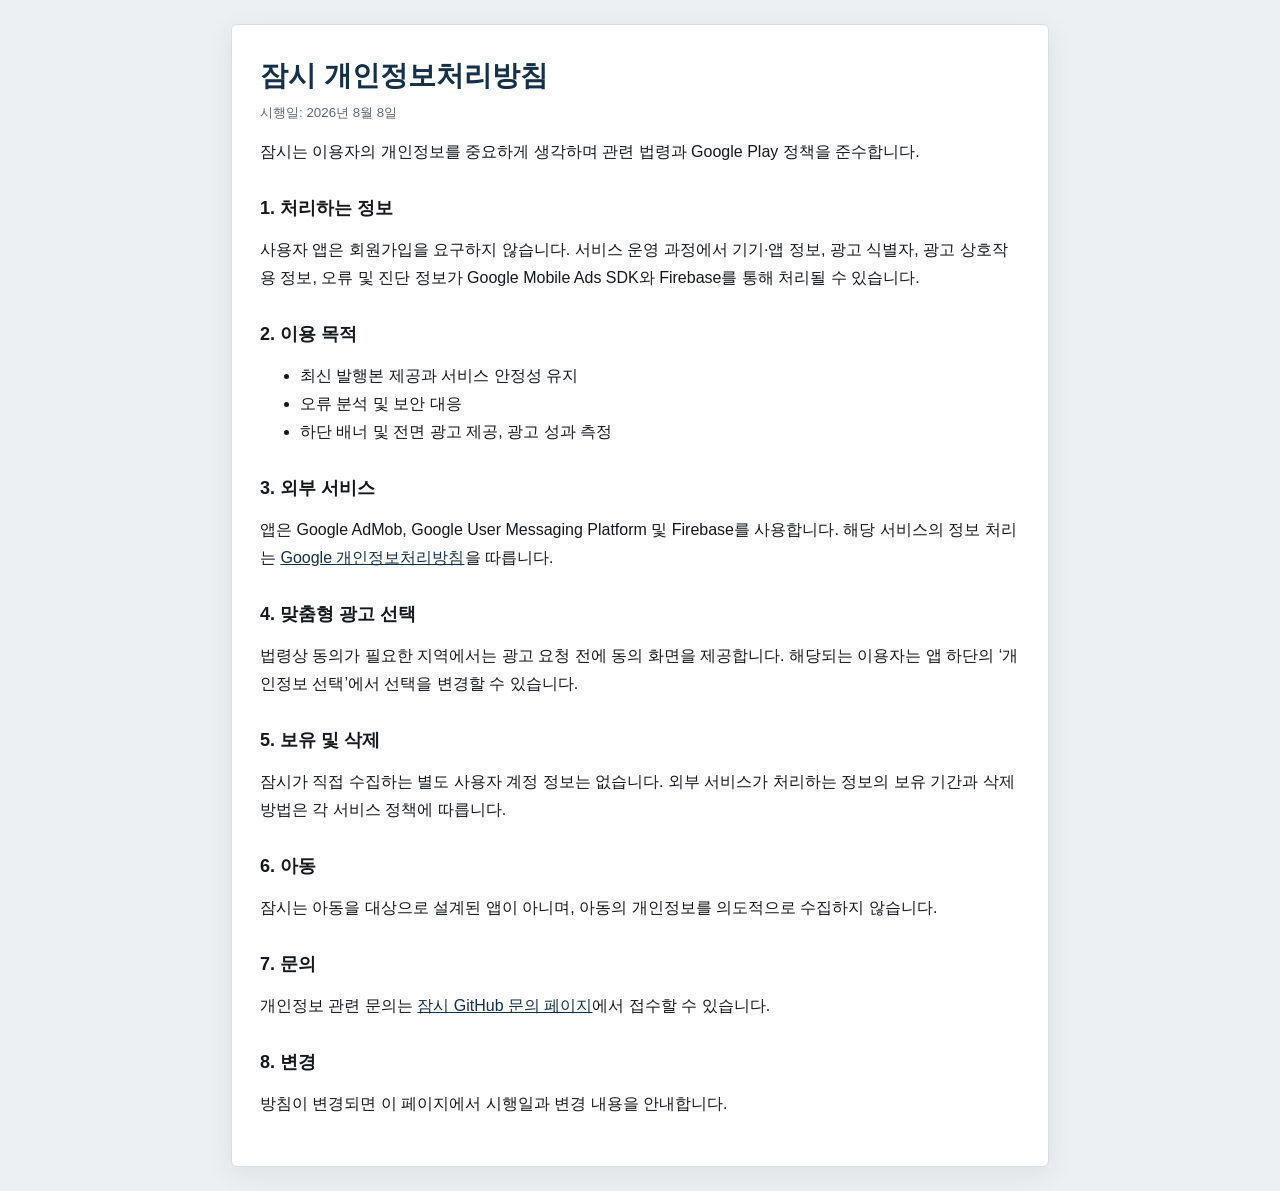
<file: privacy.html>
<!doctype html>
<html lang="ko">
<head>
  <meta charset="utf-8">
  <meta name="viewport" content="width=device-width,initial-scale=1">
  <meta name="color-scheme" content="light">
  <title>잠시 개인정보처리방침</title>
  <style>
    :root{font-family:Arial,"Noto Sans KR",sans-serif;color:#15191d;background:#edf0f2}
    body{margin:0;padding:24px 12px}.paper{max-width:760px;margin:auto;padding:32px 28px;background:#fff;border:1px solid #d9dee2;border-radius:6px;box-shadow:0 8px 28px #15304714}
    h1{margin:0 0 8px;color:#153047;font-size:28px}h2{margin-top:30px;font-size:18px}p,li{line-height:1.75}small{color:#606970}a{color:#153047}
  </style>
</head>
<body><main class="paper">
  <h1>잠시 개인정보처리방침</h1>
  <small>시행일: 2026년 8월 8일</small>
  <p>잠시는 이용자의 개인정보를 중요하게 생각하며 관련 법령과 Google Play 정책을 준수합니다.</p>
  <h2>1. 처리하는 정보</h2>
  <p>사용자 앱은 회원가입을 요구하지 않습니다. 서비스 운영 과정에서 기기·앱 정보, 광고 식별자, 광고 상호작용 정보, 오류 및 진단 정보가 Google Mobile Ads SDK와 Firebase를 통해 처리될 수 있습니다.</p>
  <h2>2. 이용 목적</h2>
  <ul><li>최신 발행본 제공과 서비스 안정성 유지</li><li>오류 분석 및 보안 대응</li><li>하단 배너 및 전면 광고 제공, 광고 성과 측정</li></ul>
  <h2>3. 외부 서비스</h2>
  <p>앱은 Google AdMob, Google User Messaging Platform 및 Firebase를 사용합니다. 해당 서비스의 정보 처리는 <a href="https://policies.google.com/privacy">Google 개인정보처리방침</a>을 따릅니다.</p>
  <h2>4. 맞춤형 광고 선택</h2>
  <p>법령상 동의가 필요한 지역에서는 광고 요청 전에 동의 화면을 제공합니다. 해당되는 이용자는 앱 하단의 ‘개인정보 선택’에서 선택을 변경할 수 있습니다.</p>
  <h2>5. 보유 및 삭제</h2>
  <p>잠시가 직접 수집하는 별도 사용자 계정 정보는 없습니다. 외부 서비스가 처리하는 정보의 보유 기간과 삭제 방법은 각 서비스 정책에 따릅니다.</p>
  <h2>6. 아동</h2>
  <p>잠시는 아동을 대상으로 설계된 앱이 아니며, 아동의 개인정보를 의도적으로 수집하지 않습니다.</p>
  <h2>7. 문의</h2>
  <p>개인정보 관련 문의는 <a href="https://github.com/zumurf-ux/moment/issues">잠시 GitHub 문의 페이지</a>에서 접수할 수 있습니다.</p>
  <h2>8. 변경</h2>
  <p>방침이 변경되면 이 페이지에서 시행일과 변경 내용을 안내합니다.</p>
</main></body>
</html>
</file>
